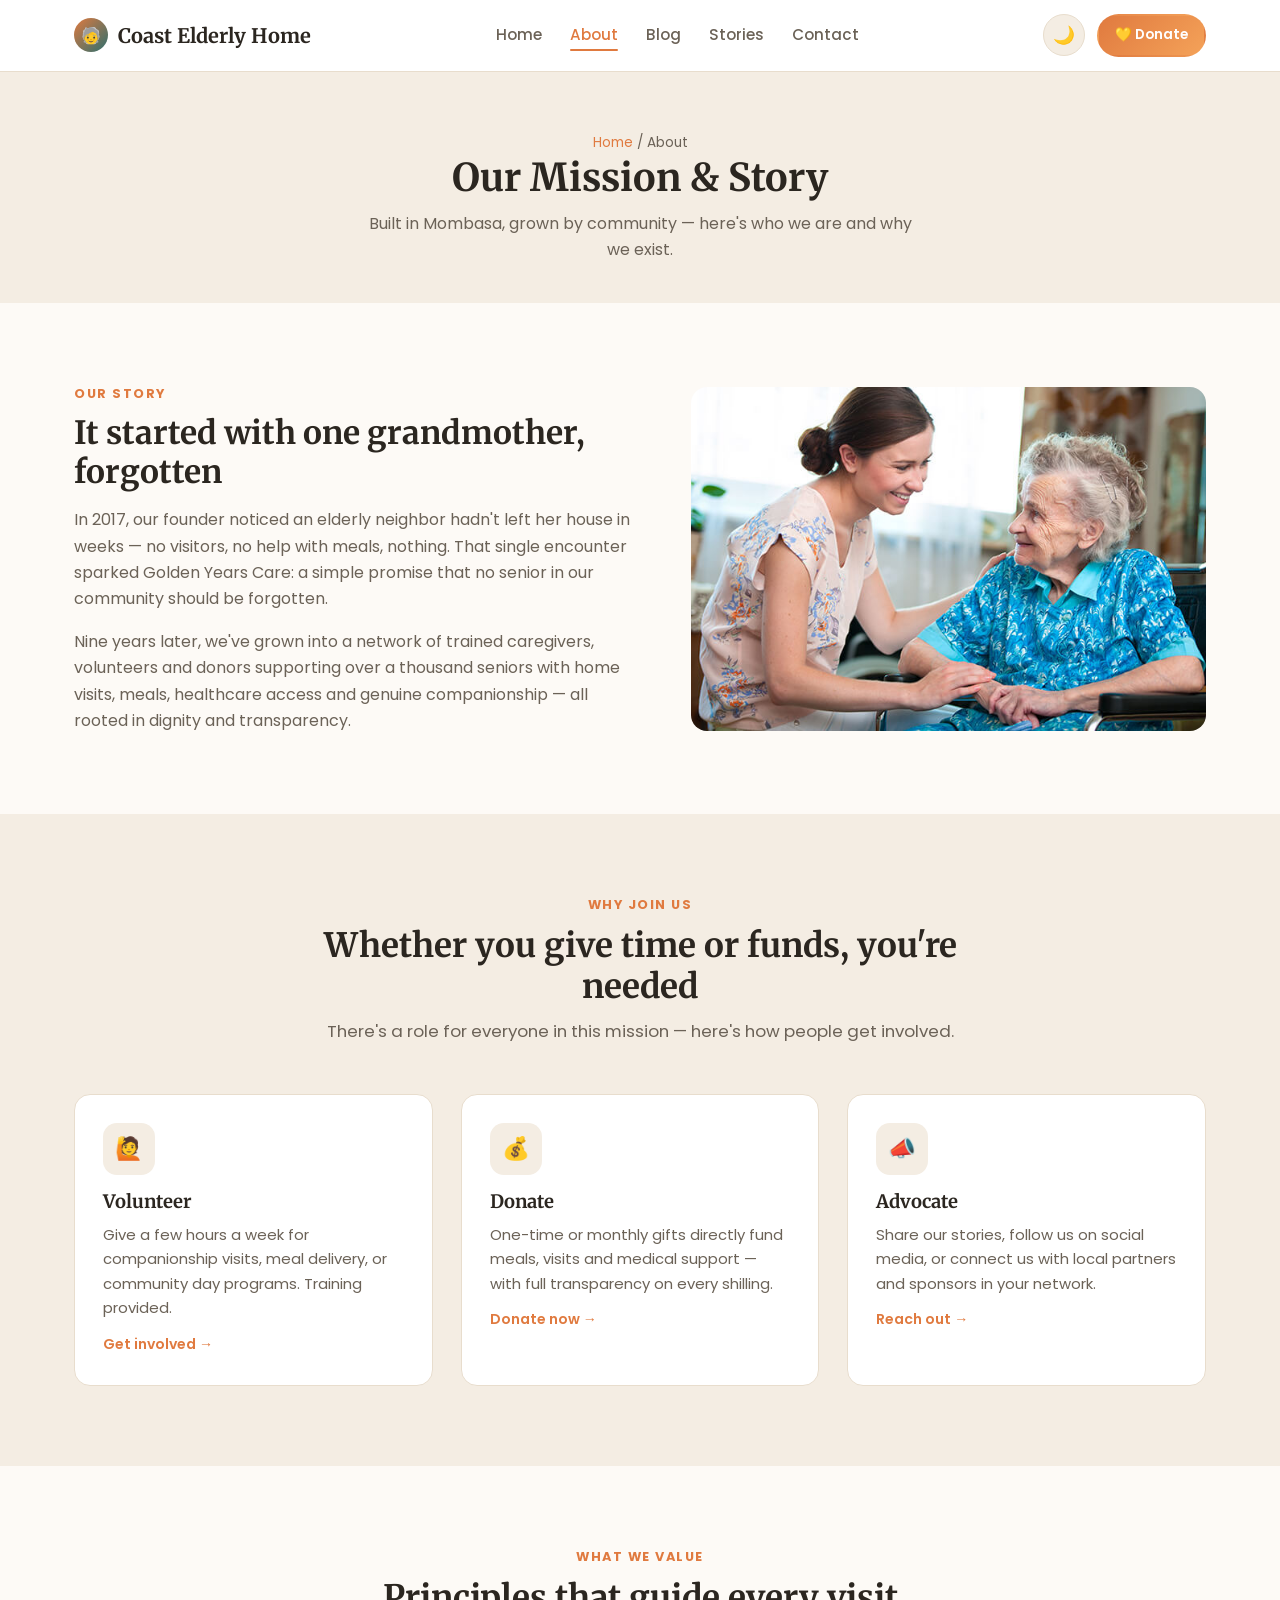
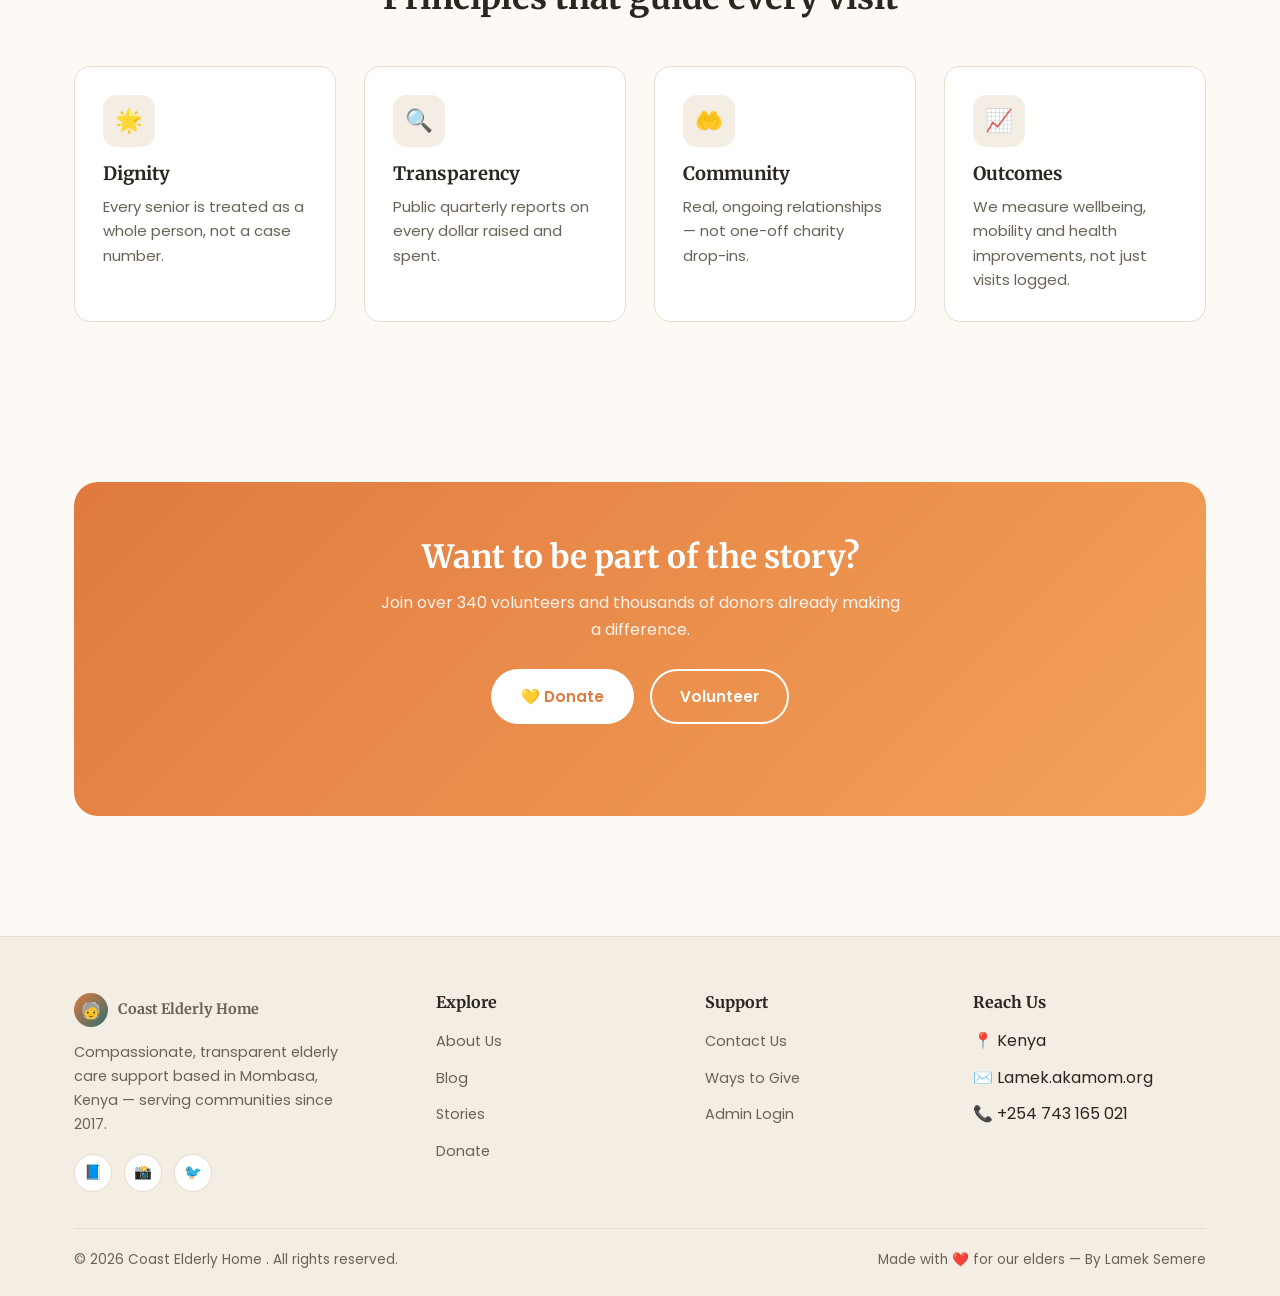
<file: about.html>
<!DOCTYPE html>
<html lang="en">
<head>
<meta charset="UTF-8">
<meta name="viewport" content="width=device-width, initial-scale=1.0">
<title>About Us — Coast Elderly Home</title>
<link rel="stylesheet" href="css/style.css">
</head>
<body data-page="about">

<nav class="navbar">
  <div class="nav-inner">
    <a href="index.html" class="brand"><span class="logo-dot">🧓</span> Coast Elderly Home</a>
    <ul class="nav-links">
      <li><a href="index.html" data-nav="home">Home</a></li>
      <li><a href="about.html" data-nav="about">About</a></li>
      <li><a href="blog.html" data-nav="blog">Blog</a></li>
      <li><a href="stories.html" data-nav="stories">Stories</a></li>
      <li><a href="contact.html" data-nav="contact">Contact</a></li>
    </ul>
    <div class="nav-actions">
      <button class="theme-toggle" aria-label="Toggle dark mode">🌙</button>
      <a href="donate.html" class="btn btn-donate-nav btn-sm">💛 Donate</a>
      <button class="hamburger" aria-label="Menu"><span></span><span></span><span></span></button>
    </div>
  </div>
</nav>

<header class="page-header">
  <div class="container">
    <div class="breadcrumb"><a href="index.html">Home</a> / About</div>
    <h1>Our Mission & Story</h1>
    <p style="color:var(--text-muted);max-width:560px;margin:0 auto;">Built in Mombasa, grown by community — here's who we are and why we exist.</p>
  </div>
</header>

<section>
  <div class="container hero-grid">
    <div class="reveal in">
      <div class="eyebrow">Our Story</div>
      <h2 style="font-size:2rem;margin-bottom:16px;">It started with one grandmother, forgotten</h2>
      <p style="color:var(--text-muted);margin-bottom:16px;">In 2017, our founder noticed an elderly neighbor hadn't left her house in weeks — no visitors, no help with meals, nothing. That single encounter sparked Golden Years Care: a simple promise that no senior in our community should be forgotten.</p>
      <p style="color:var(--text-muted);">Nine years later, we've grown into a network of trained caregivers, volunteers and donors supporting over a thousand seniors with home visits, meals, healthcare access and genuine companionship — all rooted in dignity and transparency.</p>
    </div>
    <div class="reveal in">
      <img src="images/elderly2.jpg" alt="Caregiver and elderly woman">
    </div>
  </div>
</section>

<section style="background:var(--bg-alt);">
  <div class="container">
    <div class="section-head reveal">
      <div class="eyebrow">Why Join Us</div>
      <h2>Whether you give time or funds, you're needed</h2>
      <p>There's a role for everyone in this mission — here's how people get involved.</p>
    </div>
    <div class="grid grid-3">
      <div class="card reveal"><div class="icon-circle">🙋</div><h3>Volunteer</h3><p>Give a few hours a week for companionship visits, meal delivery, or community day programs. Training provided.</p><a href="contact.html" class="read-more">Get involved →</a></div>
      <div class="card reveal"><div class="icon-circle">💰</div><h3>Donate</h3><p>One-time or monthly gifts directly fund meals, visits and medical support — with full transparency on every shilling.</p><a href="donate.html" class="read-more">Donate now →</a></div>
      <div class="card reveal"><div class="icon-circle">📣</div><h3>Advocate</h3><p>Share our stories, follow us on social media, or connect us with local partners and sponsors in your network.</p><a href="contact.html" class="read-more">Reach out →</a></div>
    </div>
  </div>
</section>

<section>
  <div class="container">
    <div class="section-head reveal">
      <div class="eyebrow">What We Value</div>
      <h2>Principles that guide every visit</h2>
    </div>
    <div class="grid grid-4">
      <div class="card reveal"><div class="icon-circle">🌟</div><h3>Dignity</h3><p>Every senior is treated as a whole person, not a case number.</p></div>
      <div class="card reveal"><div class="icon-circle">🔍</div><h3>Transparency</h3><p>Public quarterly reports on every dollar raised and spent.</p></div>
      <div class="card reveal"><div class="icon-circle">🤲</div><h3>Community</h3><p>Real, ongoing relationships — not one-off charity drop-ins.</p></div>
      <div class="card reveal"><div class="icon-circle">📈</div><h3>Outcomes</h3><p>We measure wellbeing, mobility and health improvements, not just visits logged.</p></div>
    </div>
  </div>
</section>

<section>
  <div class="container">
    <div class="cta-band reveal">
      <h2>Want to be part of the story?</h2>
      <p>Join over 340 volunteers and thousands of donors already making a difference.</p>
      <div class="hero-actions" style="justify-content:center;">
        <a href="donate.html" class="btn" style="background:#fff;color:var(--primary);">💛 Donate</a>
        <a href="contact.html" class="btn btn-outline">Volunteer</a>
      </div>
    </div>
  </div>
</section>

<footer>
  <div class="container">
    <div class="footer-grid">
      <div>
        <a href="index.html" class="brand"><span class="logo-dot">🧓</span> Coast Elderly Home </a>
        <p style="color:var(--text-muted);font-size:.9rem;margin-top:14px;max-width:280px;">Compassionate, transparent elderly care support based in Mombasa, Kenya — serving communities since 2017.</p>
        <div class="social-row" style="margin-top:18px;">
          <a href="#" aria-label="Facebook">📘</a><a href="#" aria-label="Instagram">📸</a><a href="#" aria-label="Twitter">🐦</a>
        </div>
      </div>
      <div><h4>Explore</h4><ul><li><a href="about.html">About Us</a></li><li><a href="blog.html">Blog</a></li><li><a href="stories.html">Stories</a></li><li><a href="donate.html">Donate</a></li></ul></div>
      <div><h4>Support</h4><ul><li><a href="contact.html">Contact Us</a></li><li><a href="donate.html">Ways to Give</a></li><li><a href="admin.html">Admin Login</a></li></ul></div>
      <div><h4>Reach Us</h4><ul><li>📍 Kenya</li><li>✉️ Lamek.akamom.org</li><li>📞 +254 743 165 021</li></ul></div>
    </div>
    <div class="footer-bottom">
      <span>© <span data-year></span> Coast Elderly Home . All rights reserved.</span>
      <span>Made with ❤️ for our elders — By Lamek Semere</span>
    </div>
  </div>
</footer>

<script src="js/data.js"></script>
<script src="js/main.js"></script>
</body>
</html>
</file>
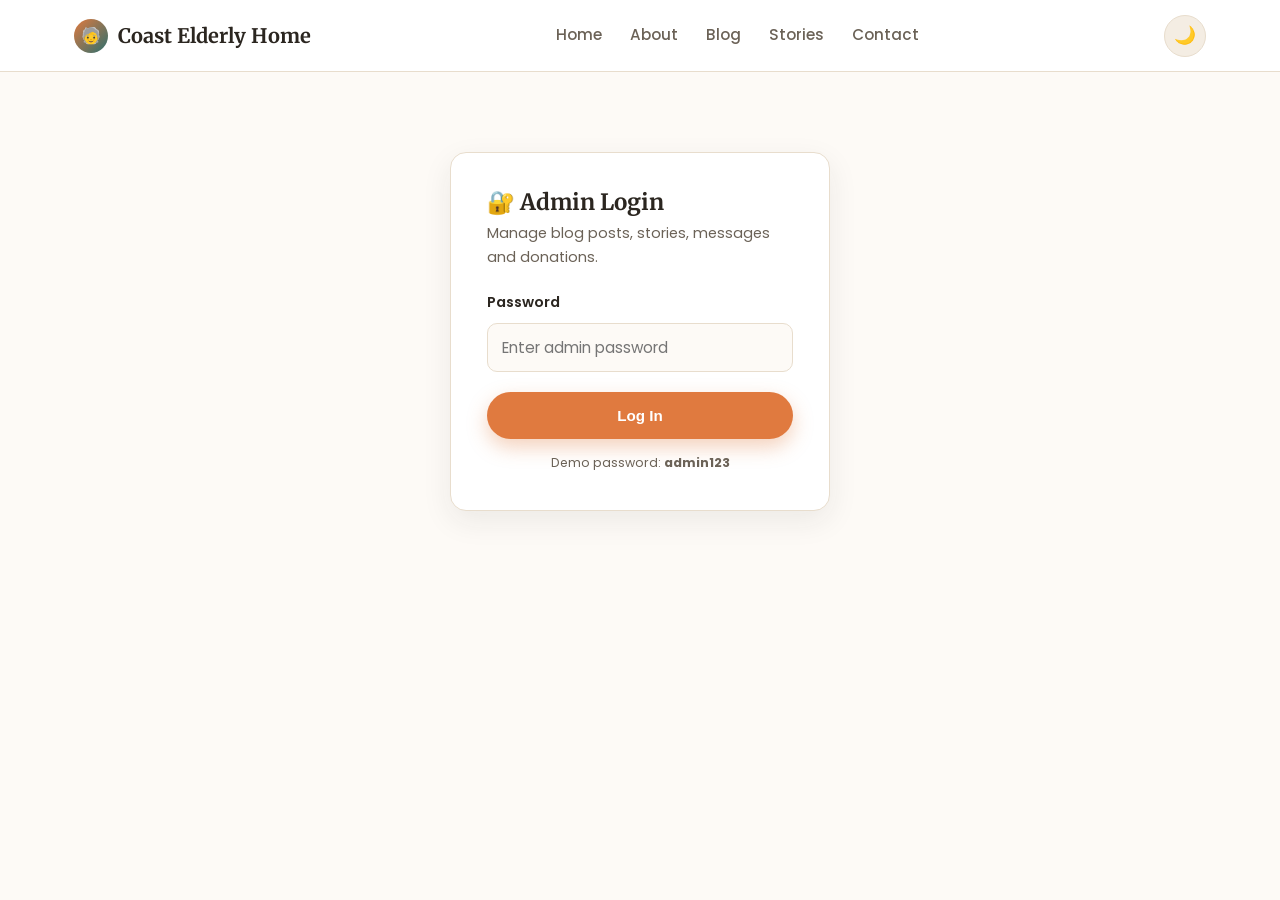
<file: admin.html>
<!DOCTYPE html>
<html lang="en">
<head>
<meta charset="UTF-8">
<meta name="viewport" content="width=device-width, initial-scale=1.0">
<title>Admin — Coast Elderly Home</title>
<link rel="stylesheet" href="css/style.css">
</head>
<body data-page="admin">

<nav class="navbar">
  <div class="nav-inner">
    <a href="index.html" class="brand"><span class="logo-dot">🧓</span> Coast Elderly Home</a>
    <ul class="nav-links">
      <li><a href="index.html" data-nav="home">Home</a></li>
      <li><a href="about.html" data-nav="about">About</a></li>
      <li><a href="blog.html" data-nav="blog">Blog</a></li>
      <li><a href="stories.html" data-nav="stories">Stories</a></li>
      <li><a href="contact.html" data-nav="contact">Contact</a></li>
    </ul>
    <div class="nav-actions">
      <button class="theme-toggle" aria-label="Toggle dark mode">🌙</button>
      <button class="btn btn-outline btn-sm" id="admin-logout" style="display:none;">Log out</button>
    </div>
  </div>
</nav>

<!-- LOGIN -->
<div id="admin-login" class="container">
  <div class="login-box form-card">
    <h2 style="font-size:1.4rem;margin-bottom:6px;">🔐 Admin Login</h2>
    <p style="color:var(--text-muted);font-size:.9rem;margin-bottom:22px;">Manage blog posts, stories, messages and donations.</p>
    <div class="alert-box alert-error" id="admin-login-error" style="display:none;"></div>
    <form id="admin-login-form">
      <div class="form-group">
        <label for="admin-pass">Password</label>
        <input type="password" id="admin-pass" placeholder="Enter admin password">
      </div>
      <button type="submit" class="btn btn-primary btn-block">Log In</button>
      <p style="text-align:center;font-size:.78rem;color:var(--text-muted);margin-top:14px;">Demo password: <strong>admin123</strong></p>
    </form>
  </div>
</div>

<!-- APP -->
<div id="admin-shell" class="admin-shell" style="display:none;">
  <aside class="admin-side">
    <button class="active" data-panel="overview">📊 Overview</button>
    <button data-panel="posts">📝 Blog Posts</button>
    <button data-panel="stories">💬 Stories</button>
    <button data-panel="messages">✉️ Messages</button>
    <button data-panel="donations">💰 Donations</button>
    <button id="admin-reset" style="margin-top:20px;color:var(--danger);">♻️ Reset Demo Data</button>
  </aside>

  <main class="admin-main">
    <!-- Overview -->
    <div class="admin-panel active" id="panel-overview">
      <h2 style="margin-bottom:20px;">Overview</h2>
      <div class="grid grid-4" style="margin-bottom:10px;">
        <div class="card stat-card"><div class="num" id="ov-raised">$0</div><div class="label">Total raised (of <span id="ov-goal">$0</span> goal)</div></div>
        <div class="card stat-card"><div class="num" id="ov-donations">0</div><div class="label">Total donations</div></div>
        <div class="card stat-card"><div class="num" id="ov-success">0</div><div class="label">Successful payments</div></div>
        <div class="card stat-card"><div class="num" id="ov-fail">0</div><div class="label">Failed payments</div></div>
        <div class="card stat-card"><div class="num" id="ov-messages">0</div><div class="label">Contact messages</div></div>
        <div class="card stat-card"><div class="num" id="ov-posts">0</div><div class="label">Blog posts</div></div>
        <div class="card stat-card"><div class="num" id="ov-seniors">0</div><div class="label">Seniors supported</div></div>
        <div class="card stat-card"><div class="num" id="ov-volunteers">0</div><div class="label">Active volunteers</div></div>
      </div>
    </div>

    <!-- Posts -->
    <div class="admin-panel" id="panel-posts">
      <div class="admin-toolbar"><h2>Blog Posts</h2></div>
      <div class="card" style="margin-bottom:24px;">
        <h3 style="margin-bottom:14px;">Add new post</h3>
        <form id="post-add-form">
          <div class="form-row">
            <div class="form-group"><label>Title</label><input id="p-title" required></div>
            <div class="form-group"><label>Category</label>
              <select id="p-category"><option>Wellbeing</option><option>Health</option><option>Community</option><option>Transparency</option></select>
            </div>
          </div>
          <div class="form-row">
            <div class="form-group"><label>Author</label><input id="p-author" placeholder="Admin"></div>
            <div class="form-group"><label>Image URL</label><input id="p-img" placeholder="https://…"></div>
          </div>
          <div class="form-group"><label>Excerpt</label><input id="p-excerpt" required></div>
          <div class="form-group"><label>Full body</label><textarea id="p-body" rows="3" required></textarea></div>
          <button class="btn btn-primary" type="submit">Publish Post</button>
        </form>
      </div>
      <table id="posts-table"><thead><tr><th>Title</th><th>Category</th><th>Author</th><th>Date</th><th></th></tr></thead><tbody></tbody></table>
    </div>

    <!-- Stories -->
    <div class="admin-panel" id="panel-stories">
      <div class="admin-toolbar"><h2>Outcome Stories</h2></div>
      <div class="card" style="margin-bottom:24px;">
        <h3 style="margin-bottom:14px;">Add new story</h3>
        <form id="story-add-form">
          <div class="form-row">
            <div class="form-group"><label>Person name / age</label><input id="s-name" required></div>
            <div class="form-group"><label>Story title</label><input id="s-title" required></div>
          </div>
          <div class="form-group"><label>Outcome summary</label><input id="s-outcome" placeholder="e.g. 6 months support · Weekly visits"></div>
          <div class="form-group"><label>Image URL</label><input id="s-img" placeholder="https://…"></div>
          <div class="form-group"><label>Excerpt</label><input id="s-excerpt" required></div>
          <div class="form-group"><label>Full story</label><textarea id="s-body" rows="3" required></textarea></div>
          <button class="btn btn-primary" type="submit">Publish Story</button>
        </form>
      </div>
      <table id="stories-table"><thead><tr><th>Name</th><th>Title</th><th></th></tr></thead><tbody></tbody></table>
    </div>

    <!-- Messages -->
    <div class="admin-panel" id="panel-messages">
      <div class="admin-toolbar"><h2>Contact Messages</h2></div>
      <table id="messages-table"><thead><tr><th>From</th><th>Subject</th><th>Message</th><th>Date</th><th></th></tr></thead><tbody></tbody></table>
    </div>

    <!-- Donations -->
    <div class="admin-panel" id="panel-donations">
      <div class="admin-toolbar"><h2>Donation Log</h2></div>
      <table id="donations-table"><thead><tr><th>Donor</th><th>Amount</th><th>Frequency</th><th>Date</th><th>Status</th></tr></thead><tbody></tbody></table>
    </div>
  </main>
</div>

<script src="js/data.js"></script>
<script src="js/main.js"></script>
<script src="js/admin.js"></script>
<script>
  document.addEventListener('DOMContentLoaded',function(){
    const check = ()=>{ document.getElementById('admin-logout').style.display = sessionStorage.getItem(window.GYC_KEYS.admin)==='true' ? 'inline-flex' : 'none'; };
    check();
    document.getElementById('admin-logout').addEventListener('click', check);
    document.getElementById('admin-login-form').addEventListener('submit', ()=> setTimeout(check,50));
  });
</script>
</body>
</html>
</file>
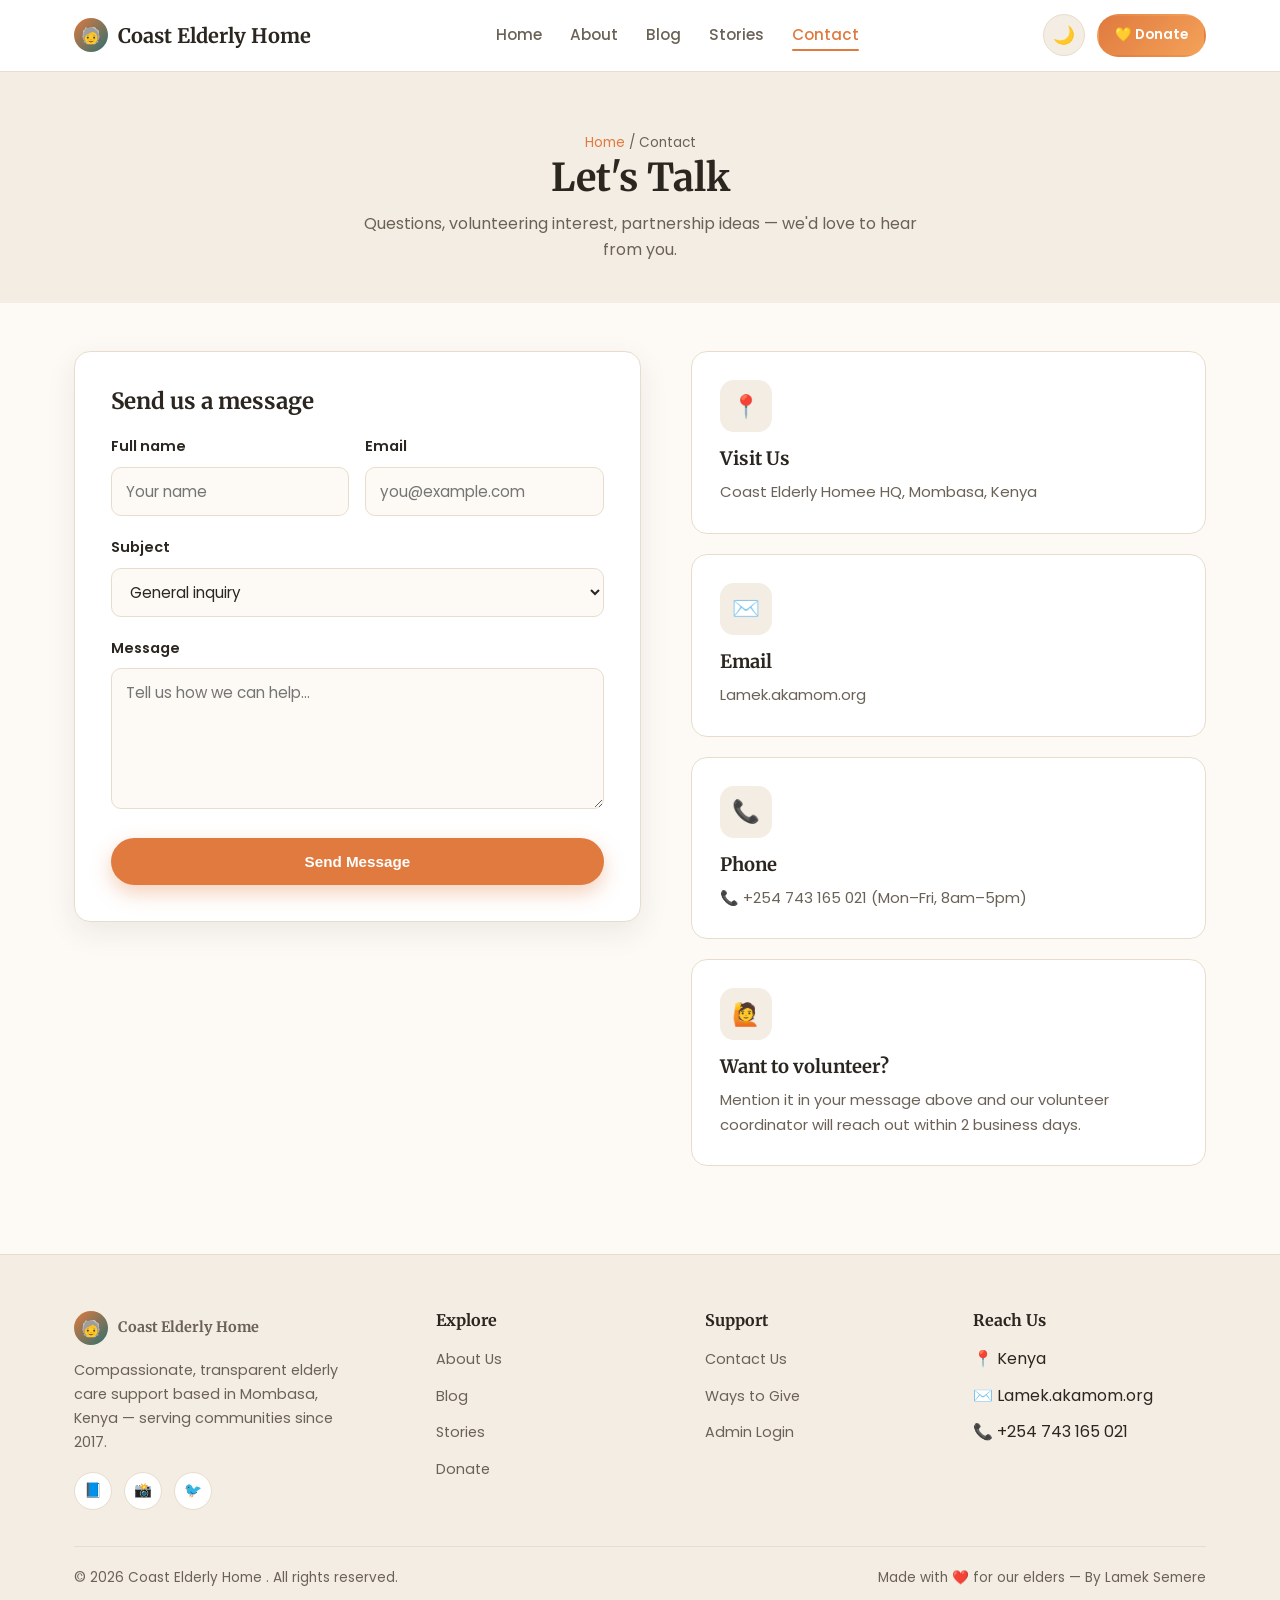
<file: contact.html>
<!DOCTYPE html>
<html lang="en">
<head>
<meta charset="UTF-8">
<meta name="viewport" content="width=device-width, initial-scale=1.0">
<title>Contact — Coast Elderly Home</title>
<link rel="stylesheet" href="css/style.css">
</head>
<body data-page="contact">

<nav class="navbar">
  <div class="nav-inner">
    <a href="index.html" class="brand"><span class="logo-dot">🧓</span> Coast Elderly Home</a>
    <ul class="nav-links">
      <li><a href="index.html" data-nav="home">Home</a></li>
      <li><a href="about.html" data-nav="about">About</a></li>
      <li><a href="blog.html" data-nav="blog">Blog</a></li>
      <li><a href="stories.html" data-nav="stories">Stories</a></li>
      <li><a href="contact.html" data-nav="contact">Contact</a></li>
    </ul>
    <div class="nav-actions">
      <button class="theme-toggle" aria-label="Toggle dark mode">🌙</button>
      <a href="donate.html" class="btn btn-donate-nav btn-sm">💛 Donate</a>
      <button class="hamburger" aria-label="Menu"><span></span><span></span><span></span></button>
    </div>
  </div>
</nav>

<header class="page-header">
  <div class="container">
    <div class="breadcrumb"><a href="index.html">Home</a> / Contact</div>
    <h1>Let's Talk</h1>
    <p style="color:var(--text-muted);max-width:560px;margin:0 auto;">Questions, volunteering interest, partnership ideas — we'd love to hear from you.</p>
  </div>
</header>

<section class="section-tight">
  <div class="container hero-grid" style="align-items:flex-start;">
    <div class="reveal in">
      <div class="form-card">
        <h2 style="font-size:1.4rem;margin-bottom:20px;">Send us a message</h2>
        <div class="alert-box" id="contact-alert"></div>
        <form id="contact-form" novalidate>
          <div class="form-row">
            <div class="form-group">
              <label for="c-name">Full name</label>
              <input type="text" id="c-name" placeholder="Your name">
              <span class="error-msg">Please enter your name.</span>
            </div>
            <div class="form-group">
              <label for="c-email">Email</label>
              <input type="email" id="c-email" placeholder="you@example.com">
              <span class="error-msg">Please enter a valid email.</span>
            </div>
          </div>
          <div class="form-group">
            <label for="c-subject">Subject</label>
            <select id="c-subject">
              <option>General inquiry</option>
              <option>Volunteering</option>
              <option>Donation question</option>
              <option>Partnership</option>
              <option>Media / press</option>
            </select>
          </div>
          <div class="form-group">
            <label for="c-message">Message</label>
            <textarea id="c-message" rows="5" placeholder="Tell us how we can help…"></textarea>
            <span class="error-msg">Message must be at least 10 characters.</span>
          </div>
          <button type="submit" class="btn btn-primary btn-block" id="contact-submit">Send Message</button>
        </form>
      </div>
    </div>

    <div class="reveal in">
      <div class="card" style="margin-bottom:20px;">
        <div class="icon-circle">📍</div><h3>Visit Us</h3><p>Coast Elderly Homee HQ, Mombasa, Kenya</p>
      </div>
      <div class="card" style="margin-bottom:20px;">
        <div class="icon-circle">✉️</div><h3>Email</h3><p>Lamek.akamom.org</p>
      </div>
      <div class="card" style="margin-bottom:20px;">
        <div class="icon-circle">📞</div><h3>Phone</h3><p>📞 +254 743 165 021 (Mon–Fri, 8am–5pm)</p>
      </div>
      <div class="card">
        <div class="icon-circle">🙋</div><h3>Want to volunteer?</h3><p>Mention it in your message above and our volunteer coordinator will reach out within 2 business days.</p>
      </div>
    </div>
  </div>
</section>

<footer>
  <div class="container">
    <div class="footer-grid">
      <div>
        <a href="index.html" class="brand"><span class="logo-dot">🧓</span> Coast Elderly Home </a>
        <p style="color:var(--text-muted);font-size:.9rem;margin-top:14px;max-width:280px;">Compassionate, transparent elderly care support based in Mombasa, Kenya — serving communities since 2017.</p>
        <div class="social-row" style="margin-top:18px;">
          <a href="#" aria-label="Facebook">📘</a><a href="#" aria-label="Instagram">📸</a><a href="#" aria-label="Twitter">🐦</a>
        </div>
      </div>
      <div><h4>Explore</h4><ul><li><a href="about.html">About Us</a></li><li><a href="blog.html">Blog</a></li><li><a href="stories.html">Stories</a></li><li><a href="donate.html">Donate</a></li></ul></div>
      <div><h4>Support</h4><ul><li><a href="contact.html">Contact Us</a></li><li><a href="donate.html">Ways to Give</a></li><li><a href="admin.html">Admin Login</a></li></ul></div>
      <div><h4>Reach Us</h4><ul><li>📍 Kenya</li><li>✉️ Lamek.akamom.org</li><li>📞 +254 743 165 021</li></ul></div>
    </div>
    <div class="footer-bottom">
      <span>© <span data-year></span> Coast Elderly Home . All rights reserved.</span>
      <span>Made with ❤️ for our elders — By Lamek Semere</span>
    </div>
  </div>
</footer>

<script src="js/data.js"></script>
<script src="js/main.js"></script>
<script src="js/contact.js"></script>
</body>
</html>
</file>
<file: css/style.css>
/* ===== Golden Years Care — Shared Styles ===== */
@import url('https://fonts.googleapis.com/css2?family=Poppins:wght@400;500;600;700;800&family=Merriweather:wght@400;700&display=swap');

:root{
  --primary:#e07a3f;
  --primary-dark:#c4622c;
  --secondary:#2e6f6f;
  --accent:#f4a259;
  --bg:#fdfaf6;
  --bg-alt:#f4ede3;
  --card:#ffffff;
  --text:#2b2620;
  --text-muted:#6b6257;
  --border:#e8ddcd;
  --success:#3f9142;
  --danger:#c0392b;
  --shadow:0 10px 30px rgba(43,38,32,0.08);
  --radius:16px;
  --nav-h:72px;
  --font-head:'Merriweather',serif;
  --font-body:'Poppins',sans-serif;
}
[data-theme="dark"]{
  --bg:#181410;
  --bg-alt:#221c16;
  --card:#241e18;
  --text:#f3ece0;
  --text-muted:#b8ac99;
  --border:#3a3128;
  --shadow:0 10px 30px rgba(0,0,0,0.4);
}
*{box-sizing:border-box;margin:0;padding:0;}
html{scroll-behavior:smooth;}
body{
  font-family:var(--font-body);
  background:var(--bg);
  color:var(--text);
  line-height:1.65;
  transition:background .3s ease,color .3s ease;
  padding-top:var(--nav-h);
}
h1,h2,h3,h4{font-family:var(--font-head);line-height:1.2;color:var(--text);}
a{text-decoration:none;color:inherit;}
img{max-width:100%;display:block;border-radius:var(--radius);}
.container{max-width:1180px;margin:0 auto;padding:0 24px;}
section{padding:80px 0;}
.section-tight{padding:48px 0;}
.eyebrow{color:var(--primary);font-weight:700;letter-spacing:1.5px;text-transform:uppercase;font-size:.8rem;margin-bottom:10px;}
.section-head{max-width:640px;margin:0 auto 48px;text-align:center;}
.section-head h2{font-size:2.1rem;margin-bottom:12px;}
.section-head p{color:var(--text-muted);font-size:1.05rem;}

/* ===== Nav ===== */
.navbar{
  position:fixed;top:0;left:0;right:0;z-index:1000;height:var(--nav-h);
  background:var(--card);border-bottom:1px solid var(--border);
  display:flex;align-items:center;
  transition:background .3s ease;
}
.nav-inner{width:100%;max-width:1180px;margin:0 auto;padding:0 24px;display:flex;align-items:center;justify-content:space-between;gap:20px;}
.brand{display:flex;align-items:center;gap:10px;font-family:var(--font-head);font-weight:700;font-size:1.25rem;}
.brand .logo-dot{width:34px;height:34px;border-radius:50%;background:linear-gradient(135deg,var(--primary),var(--secondary));display:flex;align-items:center;justify-content:center;color:#fff;font-size:1rem;flex-shrink:0;}
.nav-links{display:flex;align-items:center;gap:28px;list-style:none;}
.nav-links a{font-weight:500;color:var(--text-muted);font-size:.95rem;position:relative;padding:6px 0;}
.nav-links a:hover,.nav-links a.active{color:var(--primary);}
.nav-links a.active::after{content:'';position:absolute;left:0;right:0;bottom:0;height:2px;background:var(--primary);border-radius:2px;}
.nav-actions{display:flex;align-items:center;gap:12px;}
.theme-toggle{
  width:42px;height:42px;border-radius:50%;border:1px solid var(--border);background:var(--bg-alt);
  cursor:pointer;display:flex;align-items:center;justify-content:center;font-size:1.1rem;transition:transform .2s;
}
.theme-toggle:hover{transform:rotate(20deg);}
.hamburger{display:none;flex-direction:column;gap:5px;cursor:pointer;background:none;border:none;padding:4px;}
.hamburger span{width:24px;height:2px;background:var(--text);border-radius:2px;}

/* ===== Buttons ===== */
.btn{
  display:inline-flex;align-items:center;justify-content:center;gap:8px;
  padding:13px 28px;border-radius:50px;font-weight:600;font-size:.95rem;
  border:2px solid transparent;cursor:pointer;transition:all .25s ease;white-space:nowrap;
}
.btn-primary{background:var(--primary);color:#fff;box-shadow:0 8px 20px rgba(224,122,63,.35);}
.btn-primary:hover{background:var(--primary-dark);transform:translateY(-2px);box-shadow:0 12px 26px rgba(224,122,63,.45);}
.btn-outline{border-color:var(--border);color:var(--text);background:transparent;}
.btn-outline:hover{border-color:var(--primary);color:var(--primary);transform:translateY(-2px);}
.btn-secondary{background:var(--secondary);color:#fff;}
.btn-secondary:hover{background:#255c5c;transform:translateY(-2px);}
.btn-sm{padding:8px 16px;font-size:.85rem;}
.btn-block{width:100%;}
.btn-donate-nav{background:linear-gradient(135deg,var(--primary),var(--accent));color:#fff;}

/* ===== Hero ===== */
.hero{
  position:relative;padding:90px 0 70px;overflow:hidden;
  background:linear-gradient(180deg,var(--bg-alt) 0%,var(--bg) 100%);
}
.hero-grid{display:grid;grid-template-columns:1.1fr 1fr;gap:50px;align-items:center;}
.hero h1{font-size:3rem;margin-bottom:20px;}
.hero h1 span{color:var(--primary);}
.hero p{color:var(--text-muted);font-size:1.1rem;margin-bottom:30px;max-width:520px;}
.hero-actions{display:flex;gap:16px;flex-wrap:wrap;margin-bottom:36px;}
.hero-stats{display:flex;gap:32px;flex-wrap:wrap;}
.hero-stats div{display:flex;flex-direction:column;}
.hero-stats strong{font-size:1.6rem;color:var(--primary);font-family:var(--font-head);}
.hero-stats span{color:var(--text-muted);font-size:.85rem;}
.hero-media{position:relative;}
.hero-media img{border-radius:24px;box-shadow:var(--shadow);}
.hero-badge{position:absolute;bottom:-20px;left:-20px;background:var(--card);padding:16px 20px;border-radius:16px;box-shadow:var(--shadow);display:flex;align-items:center;gap:12px;}
.hero-badge .icon{width:44px;height:44px;border-radius:50%;background:var(--secondary);color:#fff;display:flex;align-items:center;justify-content:center;font-size:1.3rem;}

/* ===== Cards ===== */
.grid{display:grid;gap:28px;}
.grid-3{grid-template-columns:repeat(3,1fr);}
.grid-4{grid-template-columns:repeat(4,1fr);}
.grid-2{grid-template-columns:repeat(2,1fr);}
.card{
  background:var(--card);border:1px solid var(--border);border-radius:var(--radius);
  padding:28px;transition:transform .3s ease,box-shadow .3s ease;
}
.card:hover{transform:translateY(-6px);box-shadow:var(--shadow);}
.card .icon-circle{width:52px;height:52px;border-radius:14px;background:var(--bg-alt);display:flex;align-items:center;justify-content:center;font-size:1.4rem;margin-bottom:16px;color:var(--primary);}
.card h3{font-size:1.15rem;margin-bottom:10px;}
.card p{color:var(--text-muted);font-size:.93rem;}

.stat-card{text-align:center;padding:32px 20px;}
.stat-card .num{font-size:2.4rem;font-weight:800;color:var(--primary);font-family:var(--font-head);}
.stat-card .num span{color:var(--secondary);}
.stat-card .label{color:var(--text-muted);font-size:.9rem;margin-top:6px;}

/* ===== Story / Blog cards ===== */
.story-card,.post-card{background:var(--card);border:1px solid var(--border);border-radius:var(--radius);overflow:hidden;transition:transform .3s,box-shadow .3s;}
.story-card:hover,.post-card:hover{transform:translateY(-6px);box-shadow:var(--shadow);}
.story-card img,.post-card img{border-radius:0;height:200px;width:100%;object-fit:cover;}
.story-body,.post-body{padding:22px;}
.tag{display:inline-block;background:var(--bg-alt);color:var(--primary);font-size:.75rem;font-weight:600;padding:4px 12px;border-radius:50px;margin-bottom:10px;}
.post-meta{color:var(--text-muted);font-size:.8rem;margin-bottom:8px;display:flex;gap:10px;flex-wrap:wrap;}
.story-body h3,.post-body h3{font-size:1.1rem;margin-bottom:8px;}
.story-body p,.post-body p{color:var(--text-muted);font-size:.92rem;}
.read-more{color:var(--primary);font-weight:600;font-size:.88rem;margin-top:12px;display:inline-block;}

/* ===== Testimonials ===== */
.quote-card{background:var(--bg-alt);border-radius:var(--radius);padding:28px;position:relative;}
.quote-card::before{content:'\201C';font-family:var(--font-head);font-size:3.5rem;color:var(--primary);opacity:.4;position:absolute;top:6px;left:16px;}
.quote-card p{font-style:italic;color:var(--text);margin:14px 0 16px;}
.quote-person{display:flex;align-items:center;gap:12px;}
.quote-person img{width:44px;height:44px;border-radius:50%;object-fit:cover;}
.quote-person strong{display:block;font-size:.92rem;}
.quote-person span{color:var(--text-muted);font-size:.8rem;}

/* ===== Values banner ===== */
.values-banner{background:linear-gradient(135deg,var(--secondary),#1f4f4f);color:#fff;border-radius:24px;padding:56px;margin:20px 0;}
.values-banner .section-head p,.values-banner .section-head h2{color:#fff;}
.values-banner .card{background:rgba(255,255,255,.08);border:1px solid rgba(255,255,255,.15);}
.values-banner .card h3,.values-banner .card p{color:#fff;}
.values-banner .card p{color:rgba(255,255,255,.8);}
.values-banner .icon-circle{background:rgba(255,255,255,.15);color:#fff;}

/* ===== CTA band ===== */
.cta-band{background:linear-gradient(135deg,var(--primary),var(--accent));border-radius:24px;padding:56px;text-align:center;color:#fff;}
.cta-band h2{color:#fff;font-size:2rem;margin-bottom:14px;}
.cta-band p{color:rgba(255,255,255,.9);max-width:520px;margin:0 auto 26px;}
.cta-band .btn-outline{border-color:#fff;color:#fff;}
.cta-band .btn-outline:hover{background:#fff;color:var(--primary);}

/* ===== Forms ===== */
.form-card{background:var(--card);border:1px solid var(--border);border-radius:var(--radius);padding:36px;box-shadow:var(--shadow);}
.form-group{margin-bottom:20px;}
.form-group label{display:block;font-weight:600;font-size:.9rem;margin-bottom:8px;}
.form-group input,.form-group textarea,.form-group select{
  width:100%;padding:12px 14px;border-radius:10px;border:1.5px solid var(--border);
  background:var(--bg);color:var(--text);font-family:var(--font-body);font-size:.95rem;transition:border .2s;
}
.form-group input:focus,.form-group textarea:focus,.form-group select:focus{outline:none;border-color:var(--primary);}
.form-row{display:grid;grid-template-columns:1fr 1fr;gap:16px;}
.error-msg{color:var(--danger);font-size:.8rem;margin-top:6px;display:none;}
.field-error input,.field-error textarea{border-color:var(--danger);}
.field-error .error-msg{display:block;}

/* Amount picker */
.amount-grid{display:grid;grid-template-columns:repeat(4,1fr);gap:10px;margin-bottom:8px;}
.amount-opt{padding:14px 0;text-align:center;border:1.5px solid var(--border);border-radius:10px;cursor:pointer;font-weight:600;transition:all .2s;}
.amount-opt:hover{border-color:var(--primary);}
.amount-opt.selected{background:var(--primary);border-color:var(--primary);color:#fff;}

/* Toast / alert */
.alert-box{padding:16px 18px;border-radius:12px;margin-bottom:20px;font-size:.9rem;display:none;align-items:center;gap:10px;}
.alert-box.show{display:flex;}
.alert-success{background:rgba(63,145,66,.12);color:var(--success);border:1px solid rgba(63,145,66,.3);}
.alert-error{background:rgba(192,57,43,.12);color:var(--danger);border:1px solid rgba(192,57,43,.3);}
.toast{
  position:fixed;bottom:26px;right:26px;z-index:3000;background:var(--card);border:1px solid var(--border);
  padding:16px 20px;border-radius:12px;box-shadow:var(--shadow);display:flex;align-items:center;gap:10px;
  transform:translateY(120%);opacity:0;transition:all .4s ease;max-width:320px;
}
.toast.show{transform:translateY(0);opacity:1;}
.toast.success{border-left:4px solid var(--success);}
.toast.error{border-left:4px solid var(--danger);}

/* spinner */
.spinner{width:18px;height:18px;border:2.5px solid rgba(255,255,255,.4);border-top-color:#fff;border-radius:50%;animation:spin .7s linear infinite;}
@keyframes spin{to{transform:rotate(360deg);}}

/* ===== Progress bar (goal) ===== */
.progress-wrap{background:var(--bg-alt);border-radius:50px;height:14px;overflow:hidden;margin:10px 0;}
.progress-fill{height:100%;background:linear-gradient(90deg,var(--primary),var(--accent));border-radius:50px;width:0;transition:width 1.2s ease;}

/* ===== Footer ===== */
footer{background:var(--bg-alt);border-top:1px solid var(--border);padding:56px 0 24px;margin-top:40px;}
.footer-grid{display:grid;grid-template-columns:1.4fr 1fr 1fr 1fr;gap:36px;margin-bottom:36px;}
.footer-grid h4{font-size:1rem;margin-bottom:16px;}
.footer-grid ul{list-style:none;display:flex;flex-direction:column;gap:10px;}
.footer-grid a{color:var(--text-muted);font-size:.9rem;}
.footer-grid a:hover{color:var(--primary);}
.footer-bottom{border-top:1px solid var(--border);padding-top:20px;display:flex;justify-content:space-between;flex-wrap:wrap;gap:10px;color:var(--text-muted);font-size:.85rem;}
.social-row{display:flex;gap:12px;}
.social-row a{width:38px;height:38px;border-radius:50%;background:var(--card);border:1px solid var(--border);display:flex;align-items:center;justify-content:center;}
.social-row a:hover{background:var(--primary);color:#fff;border-color:var(--primary);}

/* ===== Animations ===== */
.reveal{opacity:0;transform:translateY(24px);transition:opacity .7s ease,transform .7s ease;}
.reveal.in{opacity:1;transform:translateY(0);}

/* ===== Page header (inner pages) ===== */
.page-header{background:var(--bg-alt);padding:60px 0 40px;text-align:center;}
.page-header h1{font-size:2.4rem;margin-bottom:10px;}
.breadcrumb{color:var(--text-muted);font-size:.85rem;}
.breadcrumb a{color:var(--primary);}

/* ===== Admin ===== */
.admin-shell{display:grid;grid-template-columns:230px 1fr;min-height:calc(100vh - var(--nav-h));}
.admin-side{background:var(--bg-alt);border-right:1px solid var(--border);padding:24px 16px;}
.admin-side button{width:100%;text-align:left;padding:12px 14px;border-radius:10px;border:none;background:transparent;color:var(--text);font-weight:500;cursor:pointer;margin-bottom:6px;font-size:.92rem;}
.admin-side button.active,.admin-side button:hover{background:var(--primary);color:#fff;}
.admin-main{padding:32px;}
.admin-panel{display:none;}
.admin-panel.active{display:block;}
table{width:100%;border-collapse:collapse;background:var(--card);border-radius:12px;overflow:hidden;}
th,td{padding:12px 14px;text-align:left;border-bottom:1px solid var(--border);font-size:.88rem;}
th{background:var(--bg-alt);}
.admin-toolbar{display:flex;justify-content:space-between;align-items:center;margin-bottom:18px;flex-wrap:wrap;gap:10px;}
.badge{padding:3px 10px;border-radius:50px;font-size:.75rem;font-weight:600;}
.badge-success{background:rgba(63,145,66,.15);color:var(--success);}
.badge-fail{background:rgba(192,57,43,.15);color:var(--danger);}
.modal-overlay{position:fixed;inset:0;background:rgba(0,0,0,.5);display:none;align-items:center;justify-content:center;z-index:2000;padding:20px;}
.modal-overlay.show{display:flex;}
.modal-box{background:var(--card);border-radius:16px;padding:28px;max-width:460px;width:100%;max-height:85vh;overflow:auto;}
.icon-btn{background:none;border:none;cursor:pointer;color:var(--text-muted);font-size:1rem;}
.icon-btn:hover{color:var(--danger);}
.login-box{max-width:380px;margin:80px auto;}

/* ===== Responsive ===== */
@media(max-width:960px){
  .grid-4{grid-template-columns:repeat(2,1fr);}
  .grid-3{grid-template-columns:repeat(2,1fr);}
  .hero-grid{grid-template-columns:1fr;}
  .footer-grid{grid-template-columns:1fr 1fr;}
  .admin-shell{grid-template-columns:1fr;}
  .admin-side{display:flex;overflow-x:auto;border-right:none;border-bottom:1px solid var(--border);}
}
@media(max-width:720px){
  .nav-links{position:fixed;top:var(--nav-h);left:0;right:0;background:var(--card);flex-direction:column;padding:20px 24px;gap:18px;border-bottom:1px solid var(--border);transform:translateY(-130%);transition:transform .3s ease;}
  .nav-links.open{transform:translateY(0);}
  .hamburger{display:flex;}
  .grid-3,.grid-4,.grid-2{grid-template-columns:1fr;}
  .hero h1{font-size:2.2rem;}
  .form-row{grid-template-columns:1fr;}
  .amount-grid{grid-template-columns:repeat(2,1fr);}
  .footer-grid{grid-template-columns:1fr;}
  .values-banner,.cta-band{padding:32px 20px;}
}
</file>
